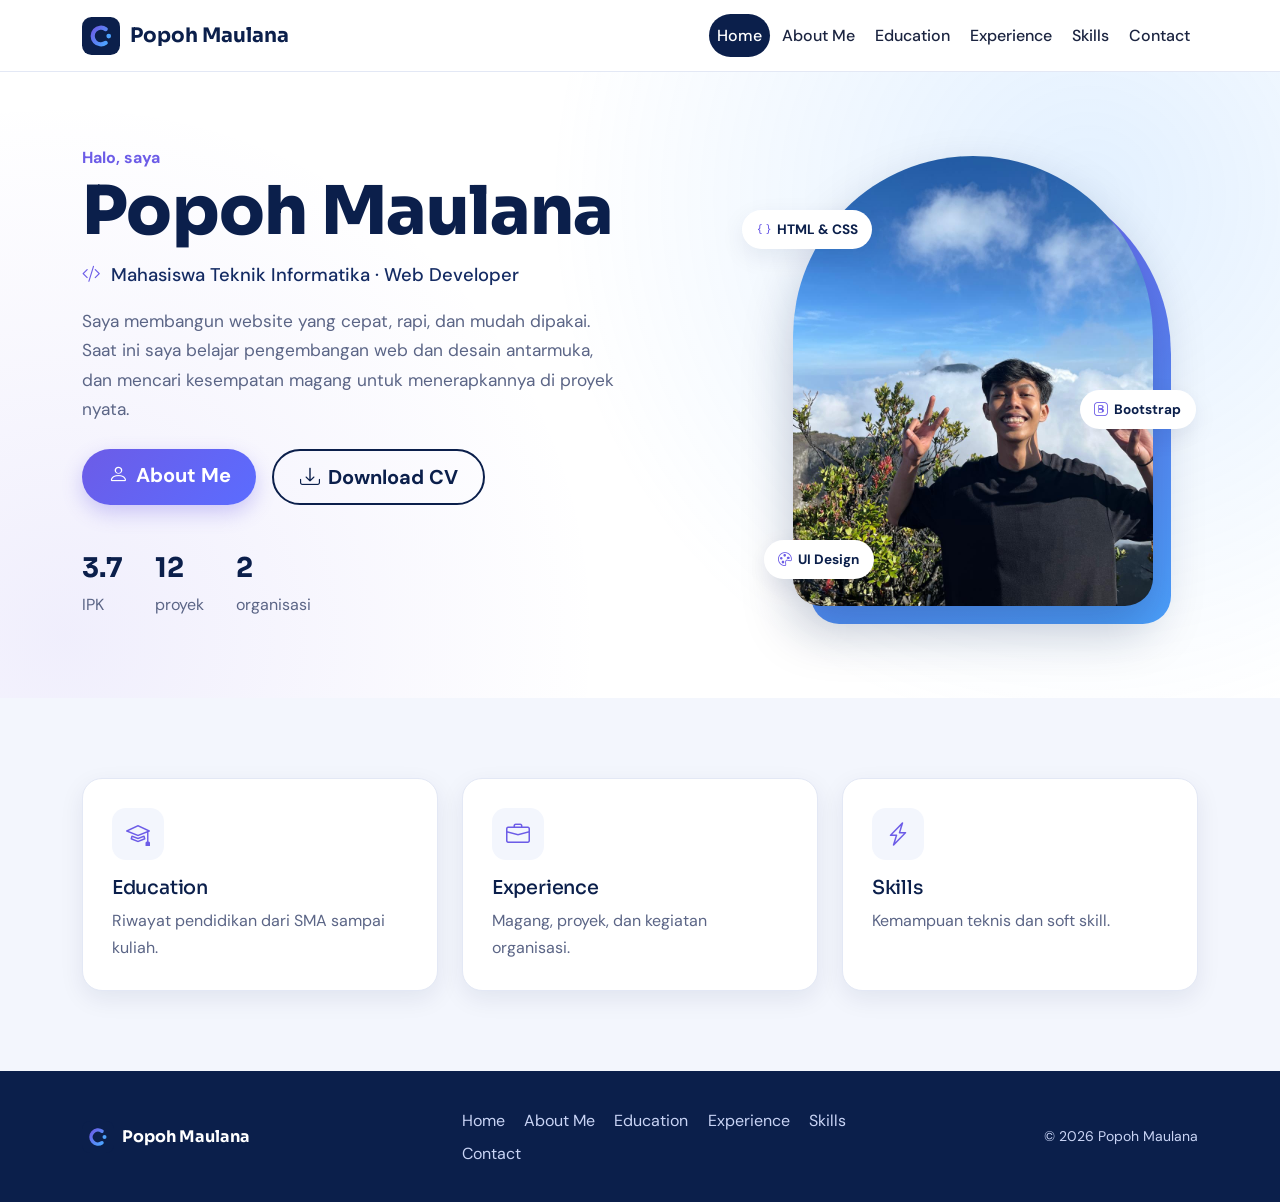
<file: portfolio/index.html>
<!DOCTYPE html>
<html lang="id">
<head>
  <meta charset="UTF-8">
  <meta name="viewport" content="width=device-width, initial-scale=1">
  <title>Home | Popoh Maulana</title>
  <meta name="description" content="Portfolio dan CV Popoh Maulana">
  <link rel="icon" type="image/svg+xml" href="assets/icons/favicon.svg">
  <link rel="preconnect" href="https://fonts.googleapis.com">
  <link rel="preconnect" href="https://fonts.gstatic.com" crossorigin>
  <link href="https://fonts.googleapis.com/css2?family=DM+Sans:wght@400;500;700&family=Sora:wght@500;600;700;800&display=swap" rel="stylesheet">
  <link href="https://cdn.jsdelivr.net/npm/bootstrap@5.3.3/dist/css/bootstrap.min.css" rel="stylesheet">
  <link href="https://cdn.jsdelivr.net/npm/bootstrap-icons@1.11.3/font/bootstrap-icons.min.css" rel="stylesheet">
  <link href="css/style.css" rel="stylesheet">
</head>
<body>
  <nav class="navbar navbar-expand-lg site-nav fixed-top">
    <div class="container">
      <a class="navbar-brand" href="index.html">
        <img src="assets/icons/logo.svg" alt="Logo" width="38" height="38">
        <!-- EDIT: nama di navbar -->
        <span>Popoh Maulana</span>
      </a>
      <button class="navbar-toggler" type="button" data-bs-toggle="collapse" data-bs-target="#menu" aria-controls="menu" aria-expanded="false" aria-label="Buka menu">
        <i class="bi bi-list"></i>
      </button>
      <div class="collapse navbar-collapse" id="menu">
        <ul class="navbar-nav ms-auto align-items-lg-center gap-lg-1"><li class="nav-item"><a class="nav-link active" href="index.html" aria-current="page">Home</a></li><li class="nav-item"><a class="nav-link" href="about.html">About Me</a></li><li class="nav-item"><a class="nav-link" href="education.html">Education</a></li><li class="nav-item"><a class="nav-link" href="experience.html">Experience</a></li><li class="nav-item"><a class="nav-link" href="skills.html">Skills</a></li><li class="nav-item"><a class="nav-link" href="contact.html">Contact</a></li></ul>
      </div>
    </div>
  </nav>

  <main>

    <section class="hero">
      <div class="container">
        <div class="row align-items-center gy-5">
          <div class="col-lg-7 order-2 order-lg-1 hero-copy">
            <p class="hero-hello">Halo, saya</p>
            <!-- EDIT: nama lengkap -->
            <h1>Popoh Maulana</h1>
            <!-- EDIT: profesi / bidang yang diminati -->
            <p class="hero-role"><i class="bi bi-code-slash"></i> Mahasiswa Teknik Informatika &middot; Web Developer</p>
            <!-- EDIT: deskripsi singkat -->
            <p class="hero-desc">Saya membangun website yang cepat, rapi, dan mudah dipakai. Saat ini saya belajar pengembangan web dan desain antarmuka, dan mencari kesempatan magang untuk menerapkannya di proyek nyata.</p>
            <div class="d-flex flex-wrap gap-3 mt-4">
              <a href="about.html" class="btn btn-accent btn-lg"><i class="bi bi-person me-2"></i>About Me</a>
              <!-- EDIT: ganti assets/cv-aditya-pratama.pdf dengan file CV Anda -->
              <a href="assets/cv-aditya-pratama.pdf" class="btn btn-outline-navy btn-lg" download><i class="bi bi-download me-2"></i>Download CV</a>
            </div>
            <ul class="hero-stats list-unstyled">
              <li><strong>3.7</strong> IPK</li>
              <li><strong>12</strong> proyek</li>
              <li><strong>2</strong> organisasi</li>
            </ul>
          </div>
          <div class="col-lg-5 order-1 order-lg-2">
            <div class="photo-wrap">
              <div class="photo-ring"></div>
              <!-- EDIT: ganti dengan foto Anda, mis. assets/images/foto.jpg -->
              <img src="assets/images/profile.jpg" alt="Foto profil Popoh Maulana" class="photo">
              <span class="chip chip-1"><i class="bi bi-braces"></i> HTML &amp; CSS</span>
              <span class="chip chip-2"><i class="bi bi-bootstrap"></i> Bootstrap</span>
              <span class="chip chip-3"><i class="bi bi-palette"></i> UI Design</span>
            </div>
          </div>
        </div>
      </div>
    </section>
    <section class="section section-soft">
      <div class="container">
        <div class="row g-4">
          <div class="col-md-4"><a class="quick-card" href="education.html"><i class="bi bi-mortarboard"></i><h3>Education</h3><p>Riwayat pendidikan dari SMA sampai kuliah.</p></a></div>
          <div class="col-md-4"><a class="quick-card" href="experience.html"><i class="bi bi-briefcase"></i><h3>Experience</h3><p>Magang, proyek, dan kegiatan organisasi.</p></a></div>
          <div class="col-md-4"><a class="quick-card" href="skills.html"><i class="bi bi-lightning-charge"></i><h3>Skills</h3><p>Kemampuan teknis dan soft skill.</p></a></div>
        </div>
      </div>
    </section>
  </main>
  <footer class="site-footer">
    <div class="container">
      <div class="row gy-3 align-items-center">
        <div class="col-md-4 d-flex align-items-center gap-2">
          <img src="assets/icons/logo.svg" alt="" width="32" height="32">
          <strong>Popoh Maulana</strong>
        </div>
        <div class="col-md-5 footer-links"><a href="index.html">Home</a><a href="about.html">About Me</a><a href="education.html">Education</a><a href="experience.html">Experience</a><a href="skills.html">Skills</a><a href="contact.html">Contact</a></div>
        <div class="col-md-3 text-md-end small">&copy; <span id="year">2026</span> Popoh Maulana</div>
      </div>
    </div>
  </footer>
  <script src="https://cdn.jsdelivr.net/npm/bootstrap@5.3.3/dist/js/bootstrap.bundle.min.js"></script>
  <script src="js/script.js"></script>
</body>
</html>
</file>
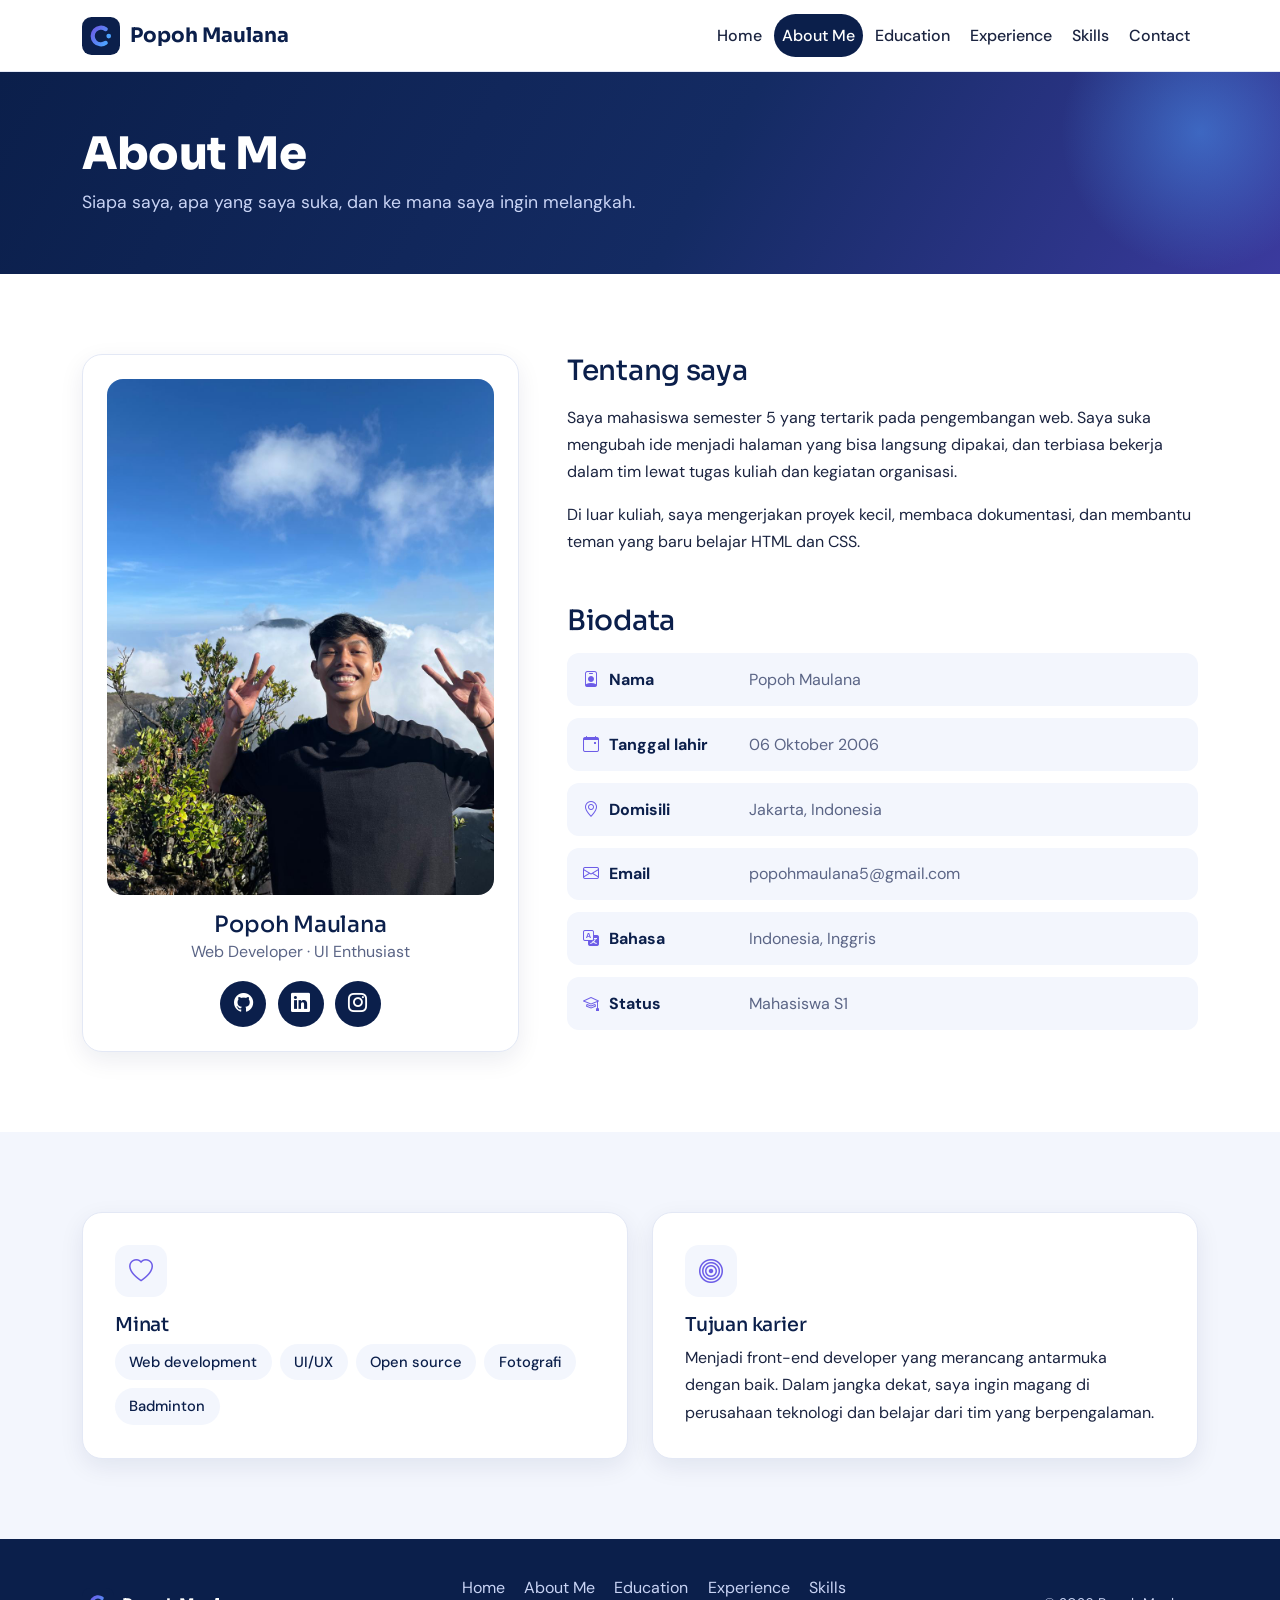
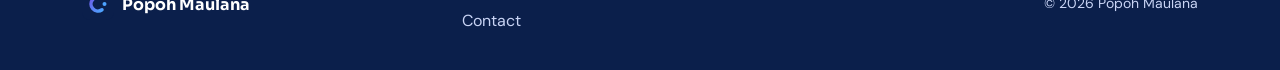
<file: portfolio/about.html>
<!DOCTYPE html>
<html lang="id">
<head>
  <meta charset="UTF-8">
  <meta name="viewport" content="width=device-width, initial-scale=1">
  <title>About Me | Popoh Maulana</title>
  <meta name="description" content="Portfolio dan CV Popoh Maulana">
  <link rel="icon" type="image/svg+xml" href="assets/icons/favicon.svg">
  <link rel="preconnect" href="https://fonts.googleapis.com">
  <link rel="preconnect" href="https://fonts.gstatic.com" crossorigin>
  <link href="https://fonts.googleapis.com/css2?family=DM+Sans:wght@400;500;700&family=Sora:wght@500;600;700;800&display=swap" rel="stylesheet">
  <link href="https://cdn.jsdelivr.net/npm/bootstrap@5.3.3/dist/css/bootstrap.min.css" rel="stylesheet">
  <link href="https://cdn.jsdelivr.net/npm/bootstrap-icons@1.11.3/font/bootstrap-icons.min.css" rel="stylesheet">
  <link href="css/style.css" rel="stylesheet">
</head>
<body>
  <nav class="navbar navbar-expand-lg site-nav fixed-top">
    <div class="container">
      <a class="navbar-brand" href="index.html">
        <img src="assets/icons/logo.svg" alt="Logo" width="38" height="38">
        <!-- EDIT: nama di navbar -->
        <span>Popoh Maulana</span>
      </a>
      <button class="navbar-toggler" type="button" data-bs-toggle="collapse" data-bs-target="#menu" aria-controls="menu" aria-expanded="false" aria-label="Buka menu">
        <i class="bi bi-list"></i>
      </button>
      <div class="collapse navbar-collapse" id="menu">
        <ul class="navbar-nav ms-auto align-items-lg-center gap-lg-1"><li class="nav-item"><a class="nav-link" href="index.html">Home</a></li><li class="nav-item"><a class="nav-link active" href="about.html" aria-current="page">About Me</a></li><li class="nav-item"><a class="nav-link" href="education.html">Education</a></li><li class="nav-item"><a class="nav-link" href="experience.html">Experience</a></li><li class="nav-item"><a class="nav-link" href="skills.html">Skills</a></li><li class="nav-item"><a class="nav-link" href="contact.html">Contact</a></li></ul>
      </div>
    </div>
  </nav>
<header class="page-banner"><div class="container"><h1>About Me</h1><p>Siapa saya, apa yang saya suka, dan ke mana saya ingin melangkah.</p></div></header>
  <main>

    <section class="section">
      <div class="container">
        <div class="row g-5 align-items-start">
          <div class="col-lg-5">
            <div class="profile-card">
              <img src="assets/images/profile.jpg" alt="Foto Popoh Maulana">
              <h2>Popoh Maulana</h2>
              <p>Web Developer &middot; UI Enthusiast</p>
              <div class="socials justify-content-center">
                <a href="https://github.com/" target="_blank" rel="noopener" aria-label="GitHub"><i class="bi bi-github"></i></a>
                <a href="https://www.linkedin.com/" target="_blank" rel="noopener" aria-label="LinkedIn"><i class="bi bi-linkedin"></i></a>
                <a href="https://www.instagram.com/" target="_blank" rel="noopener" aria-label="Instagram"><i class="bi bi-instagram"></i></a>
              </div>
            </div>
          </div>
          <div class="col-lg-7">
            <h2 class="h3 mb-3">Tentang saya</h2>
            <!-- EDIT: ceritakan diri Anda -->
            <p>Saya mahasiswa semester 5 yang tertarik pada pengembangan web. Saya suka mengubah ide menjadi halaman yang bisa langsung dipakai, dan terbiasa bekerja dalam tim lewat tugas kuliah dan kegiatan organisasi.</p>
            <p>Di luar kuliah, saya mengerjakan proyek kecil, membaca dokumentasi, dan membantu teman yang baru belajar HTML dan CSS.</p>

            <h2 class="h3 mt-5 mb-3">Biodata</h2>
            <!-- EDIT: biodata -->
            <dl class="bio-list">
              <div><dt><i class="bi bi-person-badge"></i> Nama</dt><dd>Popoh Maulana</dd></div>
              <div><dt><i class="bi bi-calendar-event"></i> Tanggal lahir</dt><dd>06 Oktober 2006</dd></div>
              <div><dt><i class="bi bi-geo-alt"></i> Domisili</dt><dd>Jakarta, Indonesia</dd></div>
              <div><dt><i class="bi bi-envelope"></i> Email</dt><dd>popohmaulana5@gmail.com</dd></div>
              <div><dt><i class="bi bi-translate"></i> Bahasa</dt><dd>Indonesia, Inggris</dd></div>
              <div><dt><i class="bi bi-mortarboard"></i> Status</dt><dd>Mahasiswa S1</dd></div>
            </dl>
          </div>
        </div>
      </div>
    </section>
    <section class="section section-soft">
      <div class="container">
        <div class="row g-4">
          <div class="col-md-6"><div class="info-card"><i class="bi bi-heart"></i><h3>Minat</h3>
            <!-- EDIT: minat -->
            <div class="tags"><span>Web development</span><span>UI/UX</span><span>Open source</span><span>Fotografi</span><span>Badminton</span></div></div></div>
          <div class="col-md-6"><div class="info-card"><i class="bi bi-bullseye"></i><h3>Tujuan karier</h3>
            <!-- EDIT: tujuan karier -->
            <p class="mb-0">Menjadi front-end developer yang merancang antarmuka dengan baik. Dalam jangka dekat, saya ingin magang di perusahaan teknologi dan belajar dari tim yang berpengalaman.</p></div></div>
        </div>
      </div>
    </section>
  </main>
  <footer class="site-footer">
    <div class="container">
      <div class="row gy-3 align-items-center">
        <div class="col-md-4 d-flex align-items-center gap-2">
          <img src="assets/icons/logo.svg" alt="" width="32" height="32">
          <strong>Popoh Maulana</strong>
        </div>
        <div class="col-md-5 footer-links"><a href="index.html">Home</a><a href="about.html">About Me</a><a href="education.html">Education</a><a href="experience.html">Experience</a><a href="skills.html">Skills</a><a href="contact.html">Contact</a></div>
        <div class="col-md-3 text-md-end small">&copy; <span id="year">2026</span> Popoh Maulana</div>
      </div>
    </div>
  </footer>
  <script src="https://cdn.jsdelivr.net/npm/bootstrap@5.3.3/dist/js/bootstrap.bundle.min.js"></script>
  <script src="js/script.js"></script>
</body>
</html>
</file>
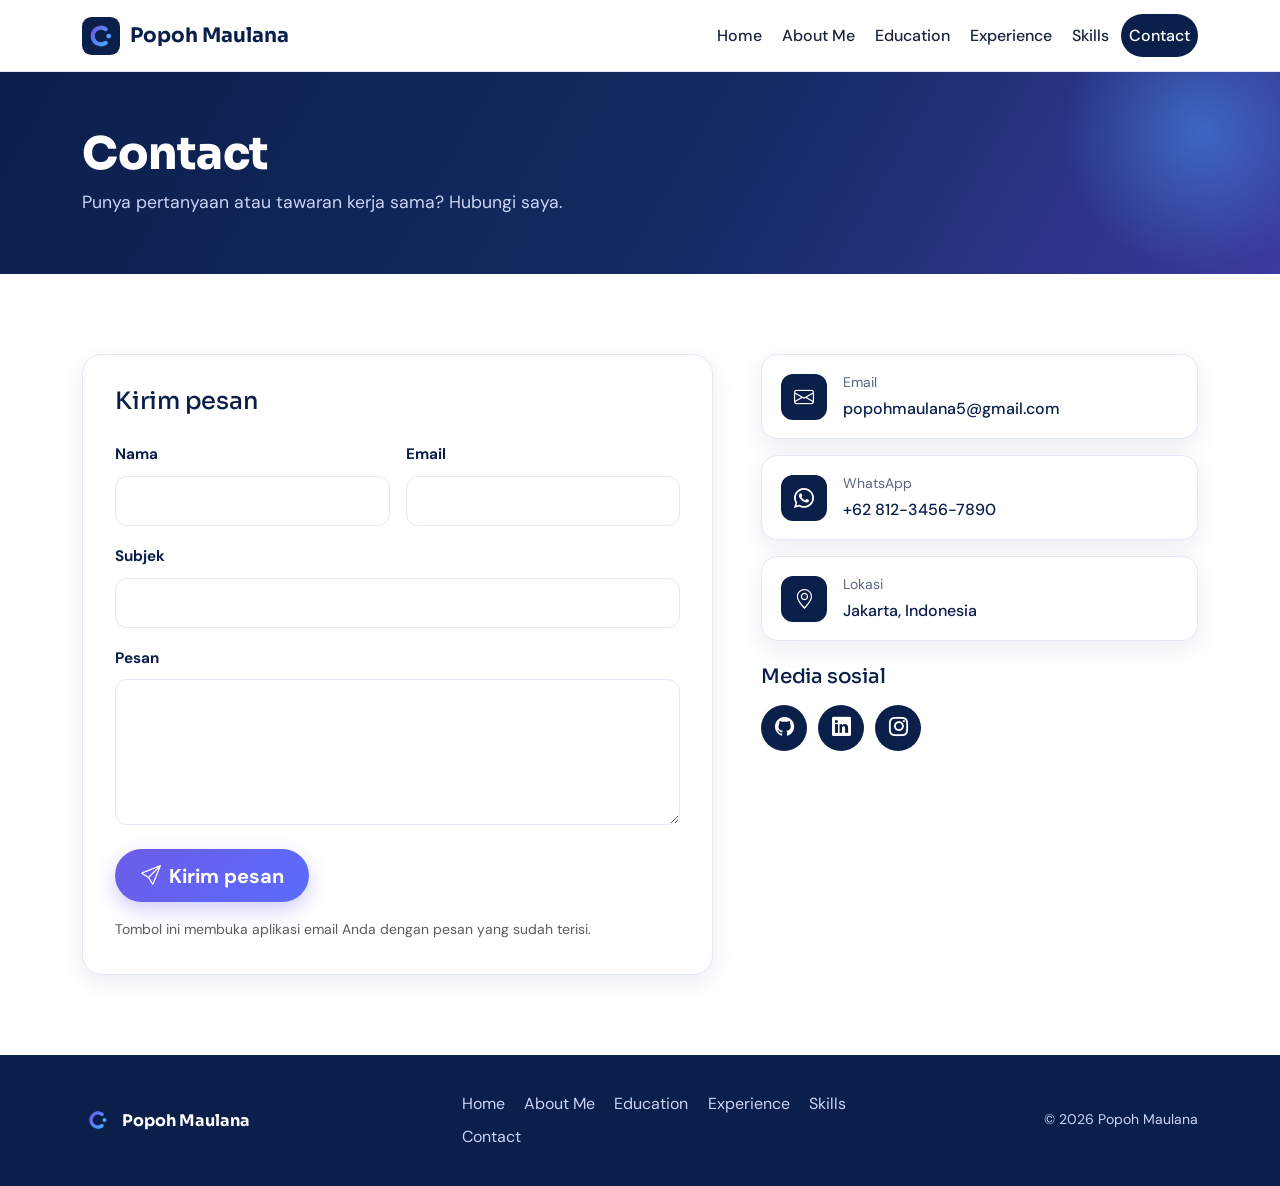
<file: portfolio/contact.html>
<!DOCTYPE html>
<html lang="id">
<head>
  <meta charset="UTF-8">
  <meta name="viewport" content="width=device-width, initial-scale=1">
  <title>Contact | Popoh Maulana</title>
  <meta name="description" content="Portfolio dan CV Popoh Maulana">
  <link rel="icon" type="image/svg+xml" href="assets/icons/favicon.svg">
  <link rel="preconnect" href="https://fonts.googleapis.com">
  <link rel="preconnect" href="https://fonts.gstatic.com" crossorigin>
  <link href="https://fonts.googleapis.com/css2?family=DM+Sans:wght@400;500;700&family=Sora:wght@500;600;700;800&display=swap" rel="stylesheet">
  <link href="https://cdn.jsdelivr.net/npm/bootstrap@5.3.3/dist/css/bootstrap.min.css" rel="stylesheet">
  <link href="https://cdn.jsdelivr.net/npm/bootstrap-icons@1.11.3/font/bootstrap-icons.min.css" rel="stylesheet">
  <link href="css/style.css" rel="stylesheet">
</head>
<body>
  <nav class="navbar navbar-expand-lg site-nav fixed-top">
    <div class="container">
      <a class="navbar-brand" href="index.html">
        <img src="assets/icons/logo.svg" alt="Logo" width="38" height="38">
        <!-- EDIT: nama di navbar -->
        <span>Popoh Maulana</span>
      </a>
      <button class="navbar-toggler" type="button" data-bs-toggle="collapse" data-bs-target="#menu" aria-controls="menu" aria-expanded="false" aria-label="Buka menu">
        <i class="bi bi-list"></i>
      </button>
      <div class="collapse navbar-collapse" id="menu">
        <ul class="navbar-nav ms-auto align-items-lg-center gap-lg-1"><li class="nav-item"><a class="nav-link" href="index.html">Home</a></li><li class="nav-item"><a class="nav-link" href="about.html">About Me</a></li><li class="nav-item"><a class="nav-link" href="education.html">Education</a></li><li class="nav-item"><a class="nav-link" href="experience.html">Experience</a></li><li class="nav-item"><a class="nav-link" href="skills.html">Skills</a></li><li class="nav-item"><a class="nav-link active" href="contact.html" aria-current="page">Contact</a></li></ul>
      </div>
    </div>
  </nav>
<header class="page-banner"><div class="container"><h1>Contact</h1><p>Punya pertanyaan atau tawaran kerja sama? Hubungi saya.</p></div></header>
  <main>

    <section class="section"><div class="container">
      <div class="row g-5">
        <div class="col-lg-7">
          <div class="info-card">
            <h2 class="h4 mb-4">Kirim pesan</h2>
            <form id="contactForm" novalidate>
              <div class="row g-3">
                <div class="col-md-6"><label for="nama" class="form-label">Nama</label><input type="text" id="nama" class="form-control" required><div class="invalid-feedback">Isi nama Anda.</div></div>
                <div class="col-md-6"><label for="email" class="form-label">Email</label><input type="email" id="email" class="form-control" required><div class="invalid-feedback">Isi alamat email yang valid.</div></div>
                <div class="col-12"><label for="subjek" class="form-label">Subjek</label><input type="text" id="subjek" class="form-control" required><div class="invalid-feedback">Isi subjek pesan.</div></div>
                <div class="col-12"><label for="pesan" class="form-label">Pesan</label><textarea id="pesan" rows="5" class="form-control" required></textarea><div class="invalid-feedback">Tulis pesan Anda.</div></div>
              </div>
              <button type="submit" class="btn btn-accent btn-lg mt-4"><i class="bi bi-send me-2"></i>Kirim pesan</button>
              <p class="small text-muted mt-3 mb-0">Tombol ini membuka aplikasi email Anda dengan pesan yang sudah terisi.</p>
            </form>
          </div>
        </div>
        <div class="col-lg-5">
          <!-- EDIT: email, nomor WhatsApp, dan link media sosial. Nomor WhatsApp dipakai dalam format 62xxxx -->
          <ul class="contact-list list-unstyled">
            <li><a href="mailto:popohmaulana5@gmail.com"><i class="bi bi-envelope"></i><span><small>Email</small>popohmaulana5@gmail.com</span></a></li>
            <li><a href="https://wa.me/6281234567890" target="_blank" rel="noopener"><i class="bi bi-whatsapp"></i><span><small>WhatsApp</small>+62 812-3456-7890</span></a></li>
            <li><a href="https://maps.google.com/?q=Jakarta" target="_blank" rel="noopener"><i class="bi bi-geo-alt"></i><span><small>Lokasi</small>Jakarta, Indonesia</span></a></li>
          </ul>
          <h2 class="h5 mt-4 mb-3">Media sosial</h2>
          <div class="socials">
            <a href="https://github.com/" target="_blank" rel="noopener" aria-label="GitHub"><i class="bi bi-github"></i></a>
            <a href="https://www.linkedin.com/" target="_blank" rel="noopener" aria-label="LinkedIn"><i class="bi bi-linkedin"></i></a>
            <a href="https://www.instagram.com/" target="_blank" rel="noopener" aria-label="Instagram"><i class="bi bi-instagram"></i></a>
          </div>
        </div>
      </div>
    </div></section>
  </main>
  <footer class="site-footer">
    <div class="container">
      <div class="row gy-3 align-items-center">
        <div class="col-md-4 d-flex align-items-center gap-2">
          <img src="assets/icons/logo.svg" alt="" width="32" height="32">
          <strong>Popoh Maulana</strong>
        </div>
        <div class="col-md-5 footer-links"><a href="index.html">Home</a><a href="about.html">About Me</a><a href="education.html">Education</a><a href="experience.html">Experience</a><a href="skills.html">Skills</a><a href="contact.html">Contact</a></div>
        <div class="col-md-3 text-md-end small">&copy; <span id="year">2026</span> Popoh Maulana</div>
      </div>
    </div>
  </footer>
  <script src="https://cdn.jsdelivr.net/npm/bootstrap@5.3.3/dist/js/bootstrap.bundle.min.js"></script>
  <script src="js/script.js"></script>
</body>
</html>
</file>
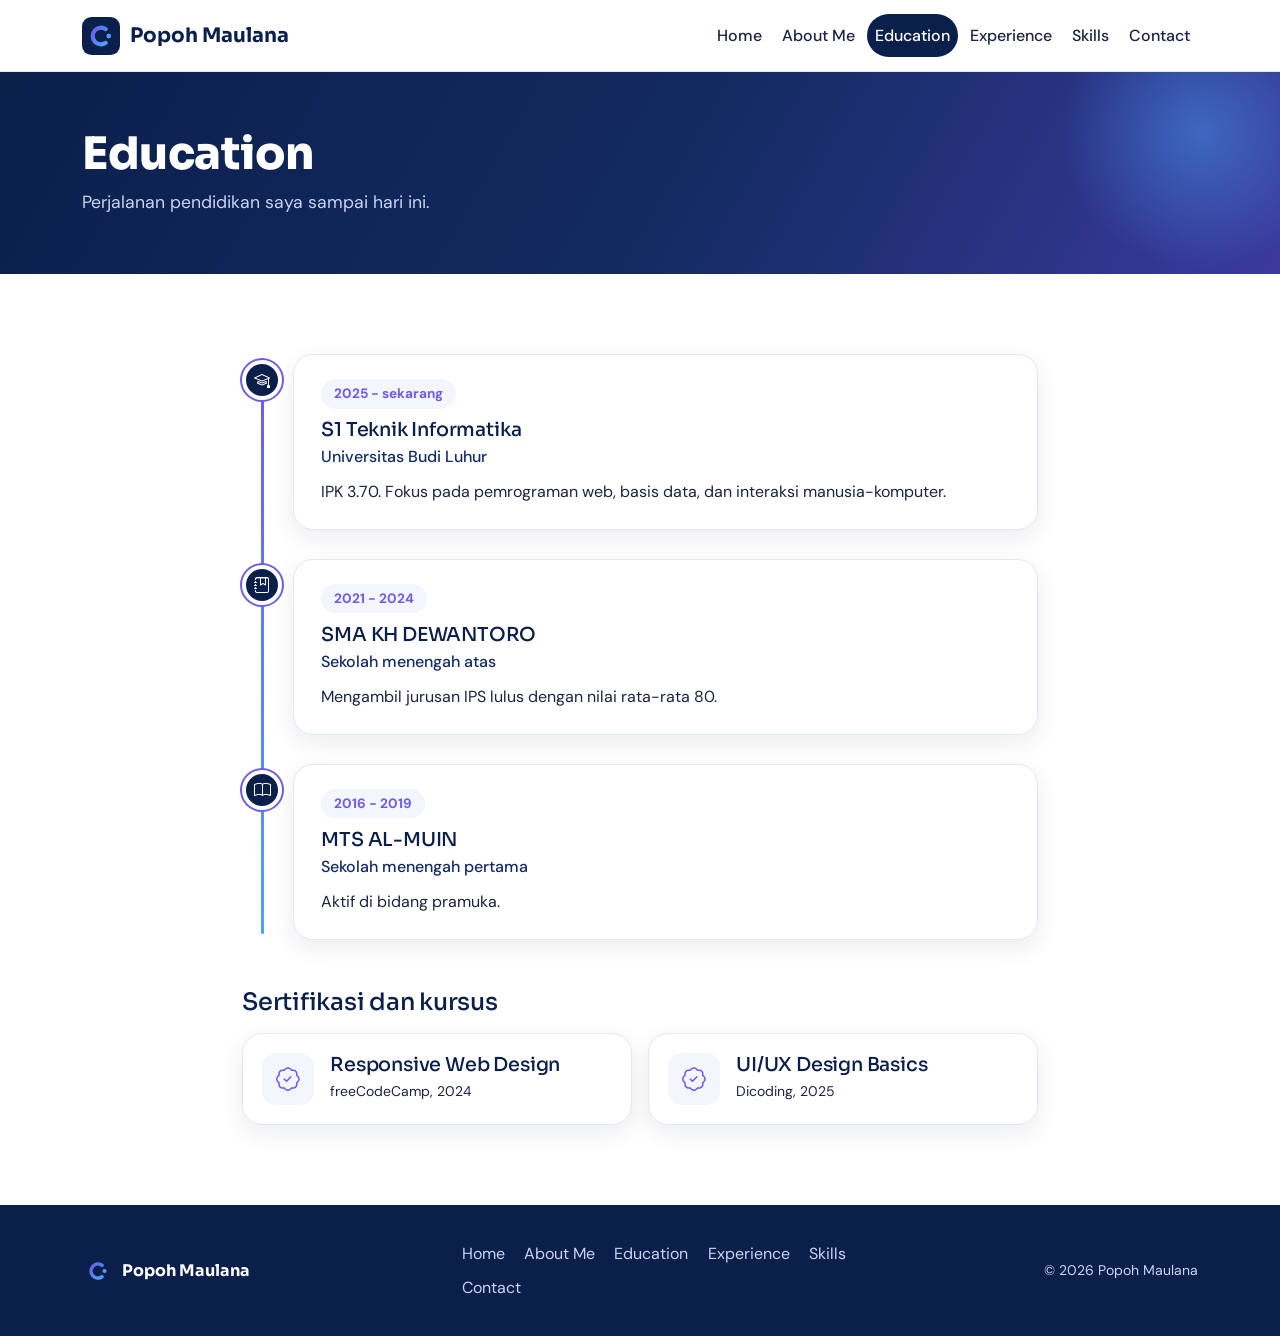
<file: portfolio/education.html>
<!DOCTYPE html>
<html lang="id">
<head>
  <meta charset="UTF-8">
  <meta name="viewport" content="width=device-width, initial-scale=1">
  <title>Education | Popoh Maulana</title>
  <meta name="description" content="Portfolio dan CV Popoh Maulana">
  <link rel="icon" type="image/svg+xml" href="assets/icons/favicon.svg">
  <link rel="preconnect" href="https://fonts.googleapis.com">
  <link rel="preconnect" href="https://fonts.gstatic.com" crossorigin>
  <link href="https://fonts.googleapis.com/css2?family=DM+Sans:wght@400;500;700&family=Sora:wght@500;600;700;800&display=swap" rel="stylesheet">
  <link href="https://cdn.jsdelivr.net/npm/bootstrap@5.3.3/dist/css/bootstrap.min.css" rel="stylesheet">
  <link href="https://cdn.jsdelivr.net/npm/bootstrap-icons@1.11.3/font/bootstrap-icons.min.css" rel="stylesheet">
  <link href="css/style.css" rel="stylesheet">
</head>
<body>
  <nav class="navbar navbar-expand-lg site-nav fixed-top">
    <div class="container">
      <a class="navbar-brand" href="index.html">
        <img src="assets/icons/logo.svg" alt="Logo" width="38" height="38">
        <!-- EDIT: nama di navbar -->
        <span>Popoh Maulana</span>
      </a>
      <button class="navbar-toggler" type="button" data-bs-toggle="collapse" data-bs-target="#menu" aria-controls="menu" aria-expanded="false" aria-label="Buka menu">
        <i class="bi bi-list"></i>
      </button>
      <div class="collapse navbar-collapse" id="menu">
        <ul class="navbar-nav ms-auto align-items-lg-center gap-lg-1"><li class="nav-item"><a class="nav-link" href="index.html">Home</a></li><li class="nav-item"><a class="nav-link" href="about.html">About Me</a></li><li class="nav-item"><a class="nav-link active" href="education.html" aria-current="page">Education</a></li><li class="nav-item"><a class="nav-link" href="experience.html">Experience</a></li><li class="nav-item"><a class="nav-link" href="skills.html">Skills</a></li><li class="nav-item"><a class="nav-link" href="contact.html">Contact</a></li></ul>
      </div>
    </div>
  </nav>
<header class="page-banner"><div class="container"><h1>Education</h1><p>Perjalanan pendidikan saya sampai hari ini.</p></div></header>
  <main>

    <section class="section"><div class="container narrow">
      <!-- EDIT: riwayat pendidikan -->
      <div class="timeline">
        <article class="tl-item"><span class="tl-dot"><i class="bi bi-mortarboard"></i></span>
          <div class="tl-card"><span class="tl-year">2025 - sekarang</span><h3>S1 Teknik Informatika</h3><p class="tl-sub">Universitas Budi Luhur</p><p class="mb-0">IPK 3.70. Fokus pada pemrograman web, basis data, dan interaksi manusia-komputer.</p></div></article>
        <article class="tl-item"><span class="tl-dot"><i class="bi bi-journal-bookmark"></i></span>
          <div class="tl-card"><span class="tl-year">2021 - 2024</span><h3>SMA KH DEWANTORO</h3><p class="tl-sub">Sekolah menengah atas</p><p class="mb-0">Mengambil jurusan IPS lulus dengan nilai rata-rata 80.</p></div></article>
        <article class="tl-item"><span class="tl-dot"><i class="bi bi-book"></i></span>
          <div class="tl-card"><span class="tl-year">2016 - 2019</span><h3>MTS AL-MUIN</h3><p class="tl-sub">Sekolah menengah pertama</p><p class="mb-0">Aktif di bidang pramuka.</p></div></article>
      </div>
      <h2 class="h4 mt-5 mb-3">Sertifikasi dan kursus</h2>
      <div class="row g-3">
        <div class="col-md-6"><div class="info-card compact"><i class="bi bi-patch-check"></i><div><h3 class="h6 mb-1">Responsive Web Design</h3><p class="mb-0 small">freeCodeCamp, 2024</p></div></div></div>
        <div class="col-md-6"><div class="info-card compact"><i class="bi bi-patch-check"></i><div><h3 class="h6 mb-1">UI/UX Design Basics</h3><p class="mb-0 small">Dicoding, 2025</p></div></div></div>
      </div>
    </div></section>
  </main>
  <footer class="site-footer">
    <div class="container">
      <div class="row gy-3 align-items-center">
        <div class="col-md-4 d-flex align-items-center gap-2">
          <img src="assets/icons/logo.svg" alt="" width="32" height="32">
          <strong>Popoh Maulana</strong>
        </div>
        <div class="col-md-5 footer-links"><a href="index.html">Home</a><a href="about.html">About Me</a><a href="education.html">Education</a><a href="experience.html">Experience</a><a href="skills.html">Skills</a><a href="contact.html">Contact</a></div>
        <div class="col-md-3 text-md-end small">&copy; <span id="year">2026</span> Popoh Maulana</div>
      </div>
    </div>
  </footer>
  <script src="https://cdn.jsdelivr.net/npm/bootstrap@5.3.3/dist/js/bootstrap.bundle.min.js"></script>
  <script src="js/script.js"></script>
</body>
</html>
</file>
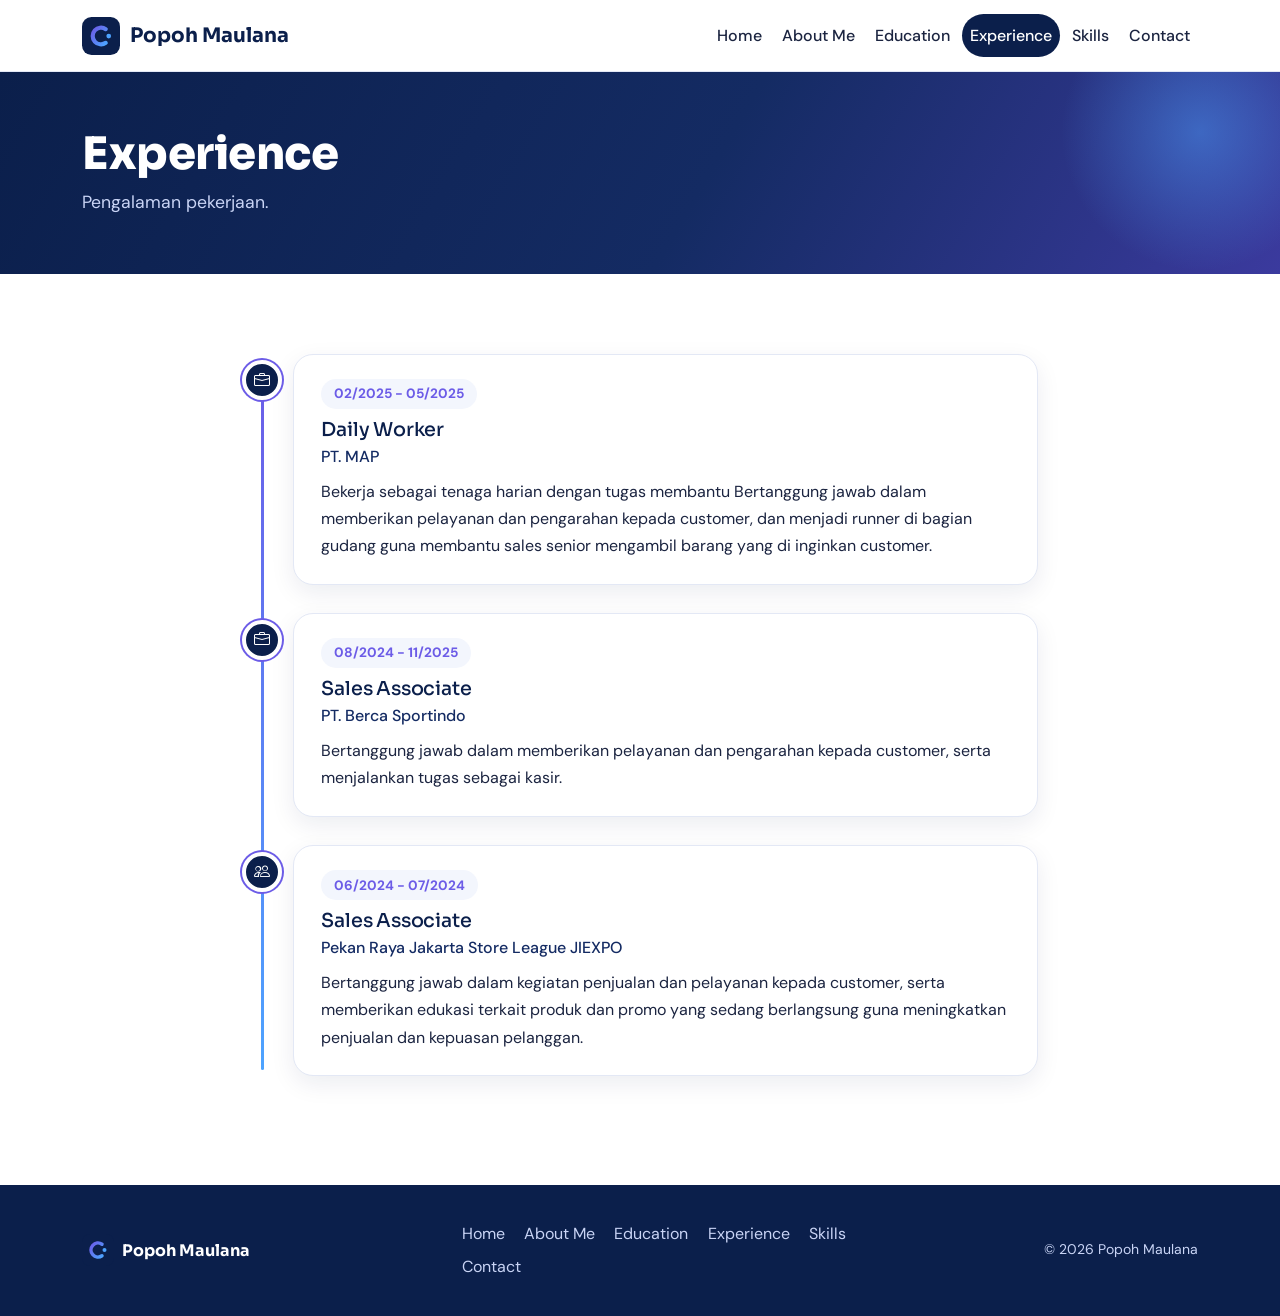
<file: portfolio/experience.html>
<!DOCTYPE html>
<html lang="id">
<head>
  <meta charset="UTF-8">
  <meta name="viewport" content="width=device-width, initial-scale=1">
  <title>Experience | Popoh Maulana</title>
  <meta name="description" content="Portfolio dan CV Popoh Maulana">
  <link rel="icon" type="image/svg+xml" href="assets/icons/favicon.svg">
  <link rel="preconnect" href="https://fonts.googleapis.com">
  <link rel="preconnect" href="https://fonts.gstatic.com" crossorigin>
  <link href="https://fonts.googleapis.com/css2?family=DM+Sans:wght@400;500;700&family=Sora:wght@500;600;700;800&display=swap" rel="stylesheet">
  <link href="https://cdn.jsdelivr.net/npm/bootstrap@5.3.3/dist/css/bootstrap.min.css" rel="stylesheet">
  <link href="https://cdn.jsdelivr.net/npm/bootstrap-icons@1.11.3/font/bootstrap-icons.min.css" rel="stylesheet">
  <link href="css/style.css" rel="stylesheet">
</head>
<body>
  <nav class="navbar navbar-expand-lg site-nav fixed-top">
    <div class="container">
      <a class="navbar-brand" href="index.html">
        <img src="assets/icons/logo.svg" alt="Logo" width="38" height="38">
        <!-- EDIT: nama di navbar -->
        <span>Popoh Maulana</span>
      </a>
      <button class="navbar-toggler" type="button" data-bs-toggle="collapse" data-bs-target="#menu" aria-controls="menu" aria-expanded="false" aria-label="Buka menu">
        <i class="bi bi-list"></i>
      </button>
      <div class="collapse navbar-collapse" id="menu">
        <ul class="navbar-nav ms-auto align-items-lg-center gap-lg-1"><li class="nav-item"><a class="nav-link" href="index.html">Home</a></li><li class="nav-item"><a class="nav-link" href="about.html">About Me</a></li><li class="nav-item"><a class="nav-link" href="education.html">Education</a></li><li class="nav-item"><a class="nav-link active" href="experience.html" aria-current="page">Experience</a></li><li class="nav-item"><a class="nav-link" href="skills.html">Skills</a></li><li class="nav-item"><a class="nav-link" href="contact.html">Contact</a></li></ul>
      </div>
    </div>
  </nav>
<header class="page-banner"><div class="container"><h1>Experience</h1><p>Pengalaman pekerjaan.</p></div></header>
  <main>

    <section class="section"><div class="container narrow">
      <!-- EDIT: pengalaman kerja dan organisasi -->
      <div class="timeline">
        <article class="tl-item"><span class="tl-dot"><i class="bi bi-briefcase"></i></span>
          <div class="tl-card"><span class="tl-year">02/2025 - 05/2025</span><h3>Daily Worker</h3><p class="tl-sub">PT. MAP</p><p class="mb-0">Bekerja sebagai tenaga harian dengan tugas membantu Bertanggung jawab dalam memberikan pelayanan dan pengarahan kepada customer, dan menjadi runner di bagian gudang guna membantu sales senior mengambil barang yang di inginkan customer.</p></div></article>
        <article class="tl-item"><span class="tl-dot"><i class="bi bi-briefcase"></i></span>
          <div class="tl-card"><span class="tl-year">08/2024 - 11/2025</span><h3>Sales Associate</h3><p class="tl-sub">PT. Berca Sportindo</p><p class="mb-0">Bertanggung jawab dalam memberikan pelayanan dan pengarahan kepada customer, serta menjalankan tugas sebagai kasir.</p></div></article>
        <article class="tl-item"><span class="tl-dot"><i class="bi bi-people"></i></span>
          <div class="tl-card"><span class="tl-year">06/2024 - 07/2024</span><h3>Sales Associate</h3><p class="tl-sub">Pekan Raya Jakarta Store League JIEXPO</p><p class="mb-0">Bertanggung jawab dalam kegiatan penjualan dan pelayanan kepada customer, serta memberikan edukasi terkait produk dan promo yang sedang berlangsung guna meningkatkan penjualan dan kepuasan pelanggan.</p></div></article>
      </div>
    </div></section>
  </main>
  <footer class="site-footer">
    <div class="container">
      <div class="row gy-3 align-items-center">
        <div class="col-md-4 d-flex align-items-center gap-2">
          <img src="assets/icons/logo.svg" alt="" width="32" height="32">
          <strong>Popoh Maulana</strong>
        </div>
        <div class="col-md-5 footer-links"><a href="index.html">Home</a><a href="about.html">About Me</a><a href="education.html">Education</a><a href="experience.html">Experience</a><a href="skills.html">Skills</a><a href="contact.html">Contact</a></div>
        <div class="col-md-3 text-md-end small">&copy; <span id="year">2026</span> Popoh Maulana</div>
      </div>
    </div>
  </footer>
  <script src="https://cdn.jsdelivr.net/npm/bootstrap@5.3.3/dist/js/bootstrap.bundle.min.js"></script>
  <script src="js/script.js"></script>
</body>
</html>
</file>
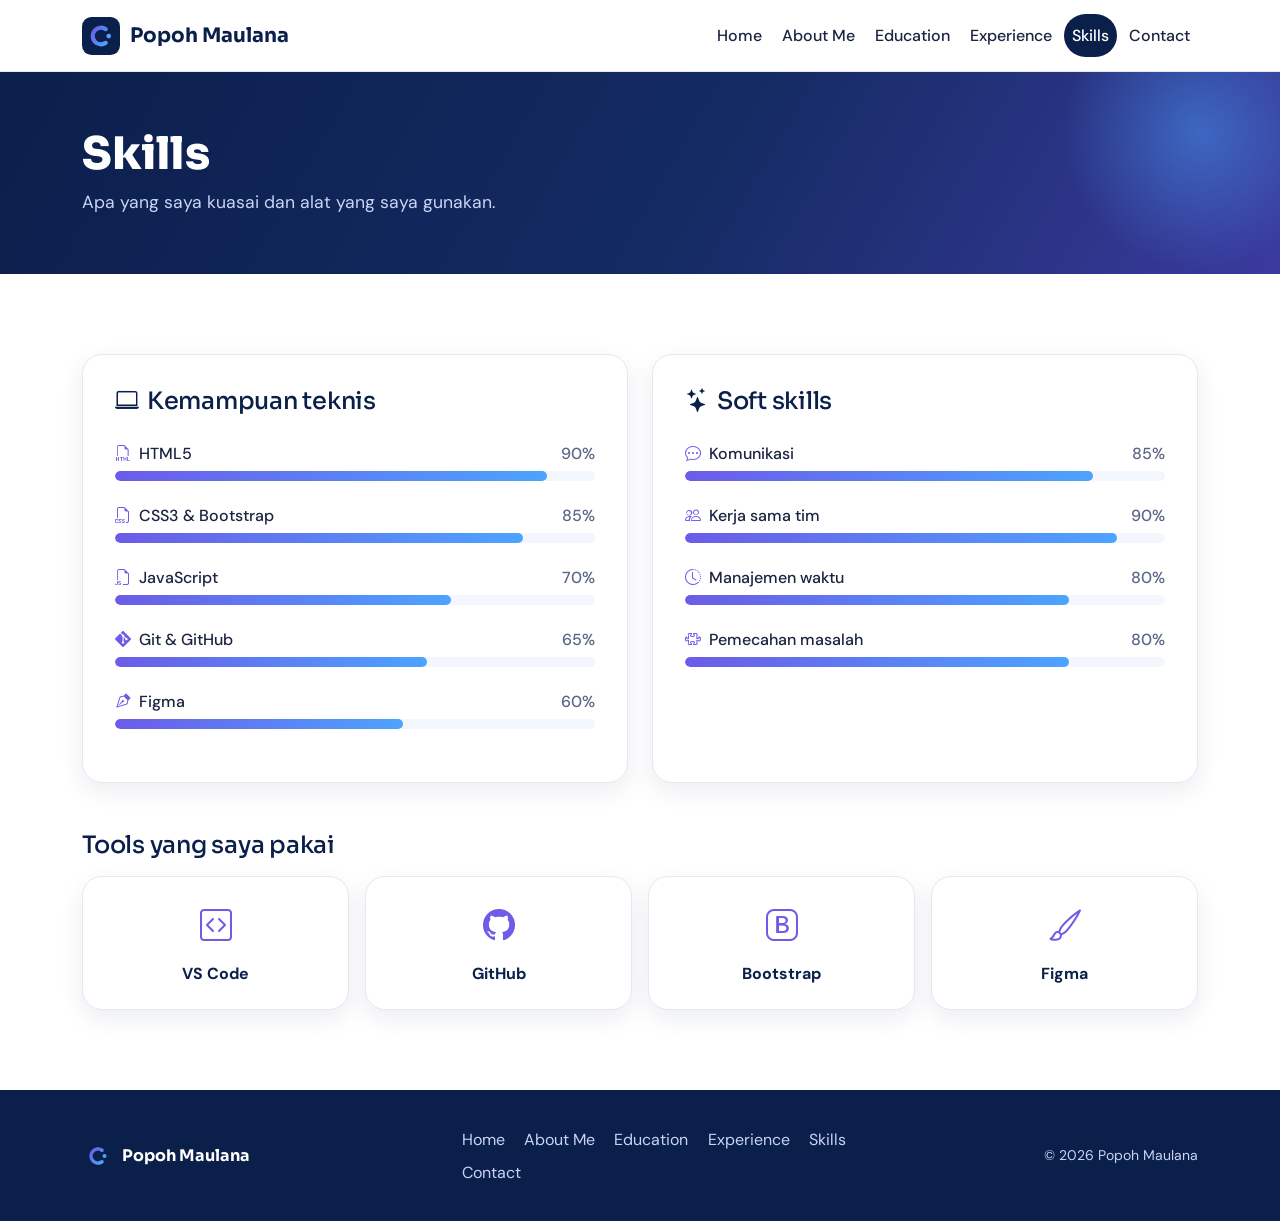
<file: portfolio/skills.html>
<!DOCTYPE html>
<html lang="id">
<head>
  <meta charset="UTF-8">
  <meta name="viewport" content="width=device-width, initial-scale=1">
  <title>Skills | Popoh Maulana</title>
  <meta name="description" content="Portfolio dan CV Popoh Maulana">
  <link rel="icon" type="image/svg+xml" href="assets/icons/favicon.svg">
  <link rel="preconnect" href="https://fonts.googleapis.com">
  <link rel="preconnect" href="https://fonts.gstatic.com" crossorigin>
  <link href="https://fonts.googleapis.com/css2?family=DM+Sans:wght@400;500;700&family=Sora:wght@500;600;700;800&display=swap" rel="stylesheet">
  <link href="https://cdn.jsdelivr.net/npm/bootstrap@5.3.3/dist/css/bootstrap.min.css" rel="stylesheet">
  <link href="https://cdn.jsdelivr.net/npm/bootstrap-icons@1.11.3/font/bootstrap-icons.min.css" rel="stylesheet">
  <link href="css/style.css" rel="stylesheet">
</head>
<body>
  <nav class="navbar navbar-expand-lg site-nav fixed-top">
    <div class="container">
      <a class="navbar-brand" href="index.html">
        <img src="assets/icons/logo.svg" alt="Logo" width="38" height="38">
        <!-- EDIT: nama di navbar -->
        <span>Popoh Maulana</span>
      </a>
      <button class="navbar-toggler" type="button" data-bs-toggle="collapse" data-bs-target="#menu" aria-controls="menu" aria-expanded="false" aria-label="Buka menu">
        <i class="bi bi-list"></i>
      </button>
      <div class="collapse navbar-collapse" id="menu">
        <ul class="navbar-nav ms-auto align-items-lg-center gap-lg-1"><li class="nav-item"><a class="nav-link" href="index.html">Home</a></li><li class="nav-item"><a class="nav-link" href="about.html">About Me</a></li><li class="nav-item"><a class="nav-link" href="education.html">Education</a></li><li class="nav-item"><a class="nav-link" href="experience.html">Experience</a></li><li class="nav-item"><a class="nav-link active" href="skills.html" aria-current="page">Skills</a></li><li class="nav-item"><a class="nav-link" href="contact.html">Contact</a></li></ul>
      </div>
    </div>
  </nav>
<header class="page-banner"><div class="container"><h1>Skills</h1><p>Apa yang saya kuasai dan alat yang saya gunakan.</p></div></header>
  <main>

    <section class="section"><div class="container">
      <!-- EDIT: skill dan persentase (ubah angka di data-width, aria-valuenow, dan teks persen) -->
      <div class="row g-4">
        <div class="col-lg-6"><div class="info-card"><h2 class="h4 mb-4"><i class="bi bi-laptop me-2"></i>Kemampuan teknis</h2><div class="skill"><div class="d-flex justify-content-between mb-1"><span><i class="bi bi-filetype-html me-2"></i>HTML5</span><span class="pct">90%</span></div><div class="progress" role="progressbar" aria-label="HTML5" aria-valuenow="90" aria-valuemin="0" aria-valuemax="100"><div class="progress-bar" data-width="90"></div></div></div><div class="skill"><div class="d-flex justify-content-between mb-1"><span><i class="bi bi-filetype-css me-2"></i>CSS3 &amp; Bootstrap</span><span class="pct">85%</span></div><div class="progress" role="progressbar" aria-label="CSS3 &amp; Bootstrap" aria-valuenow="85" aria-valuemin="0" aria-valuemax="100"><div class="progress-bar" data-width="85"></div></div></div><div class="skill"><div class="d-flex justify-content-between mb-1"><span><i class="bi bi-filetype-js me-2"></i>JavaScript</span><span class="pct">70%</span></div><div class="progress" role="progressbar" aria-label="JavaScript" aria-valuenow="70" aria-valuemin="0" aria-valuemax="100"><div class="progress-bar" data-width="70"></div></div></div><div class="skill"><div class="d-flex justify-content-between mb-1"><span><i class="bi bi-git me-2"></i>Git &amp; GitHub</span><span class="pct">65%</span></div><div class="progress" role="progressbar" aria-label="Git &amp; GitHub" aria-valuenow="65" aria-valuemin="0" aria-valuemax="100"><div class="progress-bar" data-width="65"></div></div></div><div class="skill"><div class="d-flex justify-content-between mb-1"><span><i class="bi bi-vector-pen me-2"></i>Figma</span><span class="pct">60%</span></div><div class="progress" role="progressbar" aria-label="Figma" aria-valuenow="60" aria-valuemin="0" aria-valuemax="100"><div class="progress-bar" data-width="60"></div></div></div></div></div>
        <div class="col-lg-6"><div class="info-card"><h2 class="h4 mb-4"><i class="bi bi-stars me-2"></i>Soft skills</h2><div class="skill"><div class="d-flex justify-content-between mb-1"><span><i class="bi bi-chat-dots me-2"></i>Komunikasi</span><span class="pct">85%</span></div><div class="progress" role="progressbar" aria-label="Komunikasi" aria-valuenow="85" aria-valuemin="0" aria-valuemax="100"><div class="progress-bar" data-width="85"></div></div></div><div class="skill"><div class="d-flex justify-content-between mb-1"><span><i class="bi bi-people me-2"></i>Kerja sama tim</span><span class="pct">90%</span></div><div class="progress" role="progressbar" aria-label="Kerja sama tim" aria-valuenow="90" aria-valuemin="0" aria-valuemax="100"><div class="progress-bar" data-width="90"></div></div></div><div class="skill"><div class="d-flex justify-content-between mb-1"><span><i class="bi bi-clock-history me-2"></i>Manajemen waktu</span><span class="pct">80%</span></div><div class="progress" role="progressbar" aria-label="Manajemen waktu" aria-valuenow="80" aria-valuemin="0" aria-valuemax="100"><div class="progress-bar" data-width="80"></div></div></div><div class="skill"><div class="d-flex justify-content-between mb-1"><span><i class="bi bi-puzzle me-2"></i>Pemecahan masalah</span><span class="pct">80%</span></div><div class="progress" role="progressbar" aria-label="Pemecahan masalah" aria-valuenow="80" aria-valuemin="0" aria-valuemax="100"><div class="progress-bar" data-width="80"></div></div></div></div></div>
      </div>
      <h2 class="h4 mt-5 mb-3">Tools yang saya pakai</h2>
      <div class="row g-3 text-center">
        <div class="col-6 col-md-3"><div class="tool"><i class="bi bi-code-square"></i>VS Code</div></div>
        <div class="col-6 col-md-3"><div class="tool"><i class="bi bi-github"></i>GitHub</div></div>
        <div class="col-6 col-md-3"><div class="tool"><i class="bi bi-bootstrap"></i>Bootstrap</div></div>
        <div class="col-6 col-md-3"><div class="tool"><i class="bi bi-brush"></i>Figma</div></div>
      </div>
    </div></section>
  </main>
  <footer class="site-footer">
    <div class="container">
      <div class="row gy-3 align-items-center">
        <div class="col-md-4 d-flex align-items-center gap-2">
          <img src="assets/icons/logo.svg" alt="" width="32" height="32">
          <strong>Popoh Maulana</strong>
        </div>
        <div class="col-md-5 footer-links"><a href="index.html">Home</a><a href="about.html">About Me</a><a href="education.html">Education</a><a href="experience.html">Experience</a><a href="skills.html">Skills</a><a href="contact.html">Contact</a></div>
        <div class="col-md-3 text-md-end small">&copy; <span id="year">2026</span> Popoh Maulana</div>
      </div>
    </div>
  </footer>
  <script src="https://cdn.jsdelivr.net/npm/bootstrap@5.3.3/dist/js/bootstrap.bundle.min.js"></script>
  <script src="js/script.js"></script>
</body>
</html>
</file>
<file: portfolio/css/style.css>
/* ===== Token warna & font (ubah di sini untuk ganti tema) ===== */
:root{
  --navy:#0B1F4B; --navy-2:#142B63; --ink:#1B2440; --muted:#5B6586;
  --violet:#6C5CE7; --sky:#4DA3FF; --soft:#F3F6FD; --line:#E3E8F5; --white:#fff;
  --font-head:'Sora',system-ui,sans-serif; --font-body:'DM Sans',system-ui,sans-serif;
  --shadow:0 8px 24px rgba(11,31,75,.08);
}
html{scroll-behavior:smooth}
*{box-sizing:border-box}
img,svg{display:block;max-width:100%;height:auto}
body{font-family:var(--font-body);color:var(--ink);background:var(--white);padding-top:72px;line-height:1.7;overflow-x:hidden}
h1,h2,h3,h4,h5,.h3,.h4,.h5,.h6{font-family:var(--font-head);color:var(--navy);letter-spacing:-.01em}
a{color:var(--violet)}
:focus-visible{outline:3px solid var(--sky);outline-offset:3px}
.navbar-brand{white-space:nowrap}
.navbar-brand span{display:inline-block;max-width:100%}

/* Navbar */
.site-nav{background:rgba(255,255,255,.92);backdrop-filter:blur(10px);border-bottom:1px solid var(--line);min-height:72px}
.navbar-brand{display:flex;align-items:center;gap:.6rem;font-family:var(--font-head);font-weight:700;color:var(--navy)}
.site-nav .nav-link{color:var(--ink);font-weight:500;padding:.5rem .9rem;border-radius:999px;transition:background .2s,color .2s}
.site-nav .nav-link:hover{background:var(--soft);color:var(--violet)}
.site-nav .nav-link.active{background:var(--navy);color:#fff}
.navbar-toggler{border:0;font-size:1.8rem;color:var(--navy);padding:0 .25rem}
.navbar-toggler:focus{box-shadow:none}

/* Buttons */
.btn{border-radius:999px;font-weight:700;padding:.7rem 1.6rem;transition:transform .2s,box-shadow .2s,background .2s}
.btn:hover{transform:translateY(-2px)}
.btn-accent{background:linear-gradient(135deg,var(--violet),#5B6CFF);color:#fff;border:0;box-shadow:0 8px 20px rgba(108,92,231,.3)}
.btn-accent:hover{color:#fff;box-shadow:0 12px 26px rgba(108,92,231,.4)}
.btn-outline-navy{border:2px solid var(--navy);color:var(--navy);background:transparent}
.btn-outline-navy:hover{background:var(--navy);color:#fff}

/* Hero */
.hero{padding:4.5rem 0 5rem;background:radial-gradient(circle at 85% 20%,rgba(77,163,255,.16),transparent 45%),radial-gradient(circle at 5% 90%,rgba(108,92,231,.1),transparent 40%)}
.hero-hello{font-weight:700;color:var(--violet);margin-bottom:.25rem}
.hero h1{font-size:clamp(2.4rem,6vw,4.2rem);font-weight:800;line-height:1.08;margin-bottom:.75rem}
.hero-role{font-size:1.15rem;font-weight:500;color:var(--navy-2)}
.hero-role i{color:var(--violet);margin-right:.4rem}
.hero-desc{max-width:34rem;color:var(--muted);font-size:1.08rem}
.hero-stats{display:flex;gap:2rem;margin:2.5rem 0 0;color:var(--muted)}
.hero-stats strong{display:block;font-family:var(--font-head);font-size:1.7rem;color:var(--navy)}
.hero-copy{animation:rise .7s ease-out both}
@keyframes rise{from{opacity:0;transform:translateY(24px)}to{opacity:1;transform:none}}

/* Foto profil */
.photo-wrap{position:relative;width:min(100%,360px);margin:0 auto}
.photo{position:relative;z-index:2;width:100%;aspect-ratio:4/5;object-fit:cover;border-radius:180px 180px 28px 28px;box-shadow:0 24px 50px rgba(11,31,75,.25);background:var(--navy)}
.photo-ring{position:absolute;inset:18px -18px -18px 18px;border-radius:180px 180px 28px 28px;background:linear-gradient(160deg,var(--violet),var(--sky));z-index:1}
.chip{position:absolute;z-index:3;background:#fff;color:var(--navy);font-weight:700;font-size:.85rem;padding:.5rem .9rem;border-radius:999px;box-shadow:var(--shadow);display:flex;align-items:center;gap:.4rem;animation:float 5s ease-in-out infinite}
.chip i{color:var(--violet)}
.chip-1{top:12%;left:-14%}.chip-2{top:52%;right:-12%;animation-delay:-1.5s}.chip-3{bottom:6%;left:-8%;animation-delay:-3s}
@keyframes float{50%{transform:translateY(-8px)}}

/* Section umum */
.section{padding:5rem 0}
.section-soft{background:var(--soft)}
.narrow{max-width:820px}
.page-banner{background:linear-gradient(120deg,var(--navy) 0%,var(--navy-2) 55%,#3B3A9E 100%);color:#fff;padding:3.5rem 0;position:relative;overflow:hidden}
.page-banner::after{content:"";position:absolute;right:-60px;top:-80px;width:280px;height:280px;border-radius:50%;background:radial-gradient(circle,rgba(77,163,255,.45),transparent 70%)}
.page-banner h1{color:#fff;font-size:clamp(2rem,4vw,2.8rem);font-weight:800;margin-bottom:.4rem}
.page-banner p{margin:0;color:#C9D4F5;font-size:1.1rem}
.page-banner .container{position:relative;z-index:1}

/* Cards */
.quick-card,.info-card,.profile-card,.tl-card,.tool{background:#fff;border:1px solid var(--line);border-radius:20px;box-shadow:var(--shadow)}
.quick-card{display:block;padding:1.8rem;text-decoration:none;color:var(--ink);height:100%;transition:transform .25s,box-shadow .25s,border-color .25s}
.quick-card:hover{transform:translateY(-6px);border-color:var(--violet);box-shadow:0 16px 34px rgba(108,92,231,.18)}
.quick-card i,.info-card>i{display:inline-grid;place-items:center;width:52px;height:52px;border-radius:14px;background:var(--soft);color:var(--violet);font-size:1.5rem;margin-bottom:1rem}
.quick-card h3{font-size:1.2rem}.quick-card p{color:var(--muted);margin:0}
.info-card{padding:2rem;height:100%}
.info-card.compact{display:flex;gap:1rem;align-items:center;padding:1.2rem;height:auto}
.info-card.compact>i{margin:0;flex:none}
.info-card h3{font-size:1.2rem}
.profile-card{text-align:center;padding:1.5rem;position:sticky;top:96px}
.profile-card img{width:100%;border-radius:16px;margin-bottom:1rem}
.profile-card h2{font-size:1.4rem;margin:0}.profile-card p{color:var(--muted)}

.bio-list{display:grid;gap:.75rem;margin:0}
.bio-list>div{display:flex;gap:1rem;padding:.8rem 1rem;background:var(--soft);border-radius:12px}
.bio-list dt{flex:0 0 150px;font-weight:700;color:var(--navy)}
.bio-list dt i{color:var(--violet);margin-right:.4rem}
.bio-list dd{margin:0;color:var(--muted)}

.tags{display:flex;flex-wrap:wrap;gap:.5rem}
.tags span{background:var(--soft);color:var(--navy);padding:.35rem .9rem;border-radius:999px;font-weight:500;font-size:.92rem}

/* Timeline */
.timeline{position:relative;padding-left:3.2rem}
.timeline::before{content:"";position:absolute;left:19px;top:6px;bottom:6px;width:3px;background:linear-gradient(var(--violet),var(--sky));border-radius:3px}
.tl-item{position:relative;margin-bottom:1.8rem}
.tl-dot{position:absolute;left:-3.2rem;top:.4rem;width:40px;height:40px;border-radius:50%;background:var(--navy);color:#fff;display:grid;place-items:center;border:4px solid #fff;box-shadow:0 0 0 2px var(--violet)}
.tl-card{padding:1.5rem 1.7rem;transition:transform .25s}
.tl-card:hover{transform:translateX(6px)}
.tl-year{display:inline-block;background:var(--soft);color:var(--violet);font-weight:700;font-size:.85rem;padding:.2rem .8rem;border-radius:999px;margin-bottom:.6rem}
.tl-card h3{font-size:1.2rem;margin-bottom:.1rem}
.tl-sub{color:var(--navy-2);font-weight:500;margin-bottom:.5rem}

/* Skills */
.skill{margin-bottom:1.3rem;font-weight:500}
.skill i{color:var(--violet)}.pct{color:var(--muted)}
.progress{height:10px;background:var(--soft);border-radius:10px}
.progress-bar{width:0;background:linear-gradient(90deg,var(--violet),var(--sky));border-radius:10px;transition:width 1.1s ease}
.tool{padding:1.4rem;font-weight:700;color:var(--navy);transition:transform .25s}
.tool:hover{transform:translateY(-4px)}
.tool i{display:block;font-size:2rem;color:var(--violet);margin-bottom:.4rem}

/* Contact */
.form-label{font-weight:700;color:var(--navy);font-size:.95rem}
.form-control{border-radius:12px;padding:.75rem 1rem;border-color:var(--line)}
.form-control:focus{border-color:var(--violet);box-shadow:0 0 0 .25rem rgba(108,92,231,.18)}
.contact-list li{margin-bottom:1rem}
.contact-list a{display:flex;align-items:center;gap:1rem;padding:1rem 1.2rem;background:#fff;border:1px solid var(--line);border-radius:16px;text-decoration:none;color:var(--navy);font-weight:500;box-shadow:var(--shadow);transition:border-color .2s,transform .2s}
.contact-list a:hover{border-color:var(--violet);transform:translateX(4px)}
.contact-list i{display:grid;place-items:center;flex:none;width:46px;height:46px;border-radius:12px;background:var(--navy);color:#fff;font-size:1.25rem}
.contact-list small{display:block;color:var(--muted);font-weight:400}
.socials{display:flex;gap:.7rem}
.socials a{display:grid;place-items:center;width:46px;height:46px;border-radius:50%;background:var(--navy);color:#fff;font-size:1.2rem;transition:background .2s,transform .2s}
.socials a:hover{background:var(--violet);transform:translateY(-3px)}

/* Footer */
.site-footer{background:var(--navy);color:#C9D4F5;padding:2.2rem 0}
.site-footer strong{color:#fff;font-family:var(--font-head)}
.footer-links{display:flex;flex-wrap:wrap;gap:.4rem 1.2rem}
.footer-links a{color:#C9D4F5;text-decoration:none}.footer-links a:hover{color:#fff;text-decoration:underline}

@media (max-width:991.98px){
  body{padding-top:66px}
  .site-nav .navbar-collapse{padding:.8rem .6rem;margin-top:.6rem;border:1px solid var(--line);border-radius:16px;background:rgba(255,255,255,.98);box-shadow:var(--shadow)}
  .site-nav .navbar-nav{width:100%}
  .site-nav .nav-item{width:100%}
  .site-nav .nav-link{display:block;text-align:left;padding:.7rem .9rem;border-radius:12px}
  .profile-card{position:static;max-width:360px;margin:0 auto}
  .chip-1{left:-4%}.chip-2{right:-4%}.chip-3{left:0}
  .contact-list a{padding:.9rem 1rem}
}
@media (max-width:767.98px){
  .section{padding:4rem 0}
  .page-banner{padding:2.6rem 0}
  .page-banner h1{font-size:clamp(1.9rem,7vw,2.4rem)}
  .hero{padding:3.2rem 0 4rem}
  .hero h1{font-size:clamp(2.1rem,10vw,3.1rem)}
  .hero-role{font-size:1rem}
  .hero-desc{font-size:1rem}
  .hero-stats{display:grid;grid-template-columns:repeat(3,minmax(0,1fr));gap:.85rem;max-width:100%}
  .hero-stats li{padding:.8rem .7rem;border-radius:16px;background:var(--soft);text-align:center}
  .hero-stats strong{font-size:1.3rem}
  .timeline{padding-left:2.2rem}
  .timeline::before{left:14px}
  .tl-dot{left:-2.1rem;width:30px;height:30px;font-size:.8rem;border-width:3px}
  .tl-card{padding:1.2rem 1rem}
  .tl-card h3{font-size:1.05rem}
  .bio-list>div{flex-direction:column;gap:.15rem;padding:.8rem .9rem}.bio-list dt{flex:none}
  .contact-list a{display:flex;align-items:flex-start;gap:.8rem}
  .contact-list i{width:42px;height:42px}
  .contact-list span{display:block;word-break:break-word}
  .socials{justify-content:center}
  .footer-links{justify-content:center;text-align:center}
  .site-footer .text-md-end{text-align:center!important}
}
@media (max-width:575.98px){
  body{padding-top:60px}
  .section{padding:3.5rem 0}
  .navbar-brand{font-size:.95rem}
  .navbar-brand img{width:30px;height:30px}
  .btn{width:100%}
  .hero .d-flex{flex-direction:column;align-items:stretch}
  .hero-stats{grid-template-columns:1fr;max-width:260px}
  .quick-card,.info-card,.tool,.tl-card{border-radius:16px}
  .profile-card{padding:1.1rem}
  .info-card.compact{flex-direction:column;align-items:flex-start}
  .tags{gap:.4rem}.tags span{font-size:.82rem;padding:.32rem .72rem}
  .photo-wrap{width:min(100%,300px)}
  .chip{font-size:.72rem;padding:.45rem .65rem}
  .chip-1{left:-2%}.chip-2{right:-2%}
}
@media (prefers-reduced-motion:reduce){
  *{animation:none!important;transition:none!important;scroll-behavior:auto!important}
}
</file>
